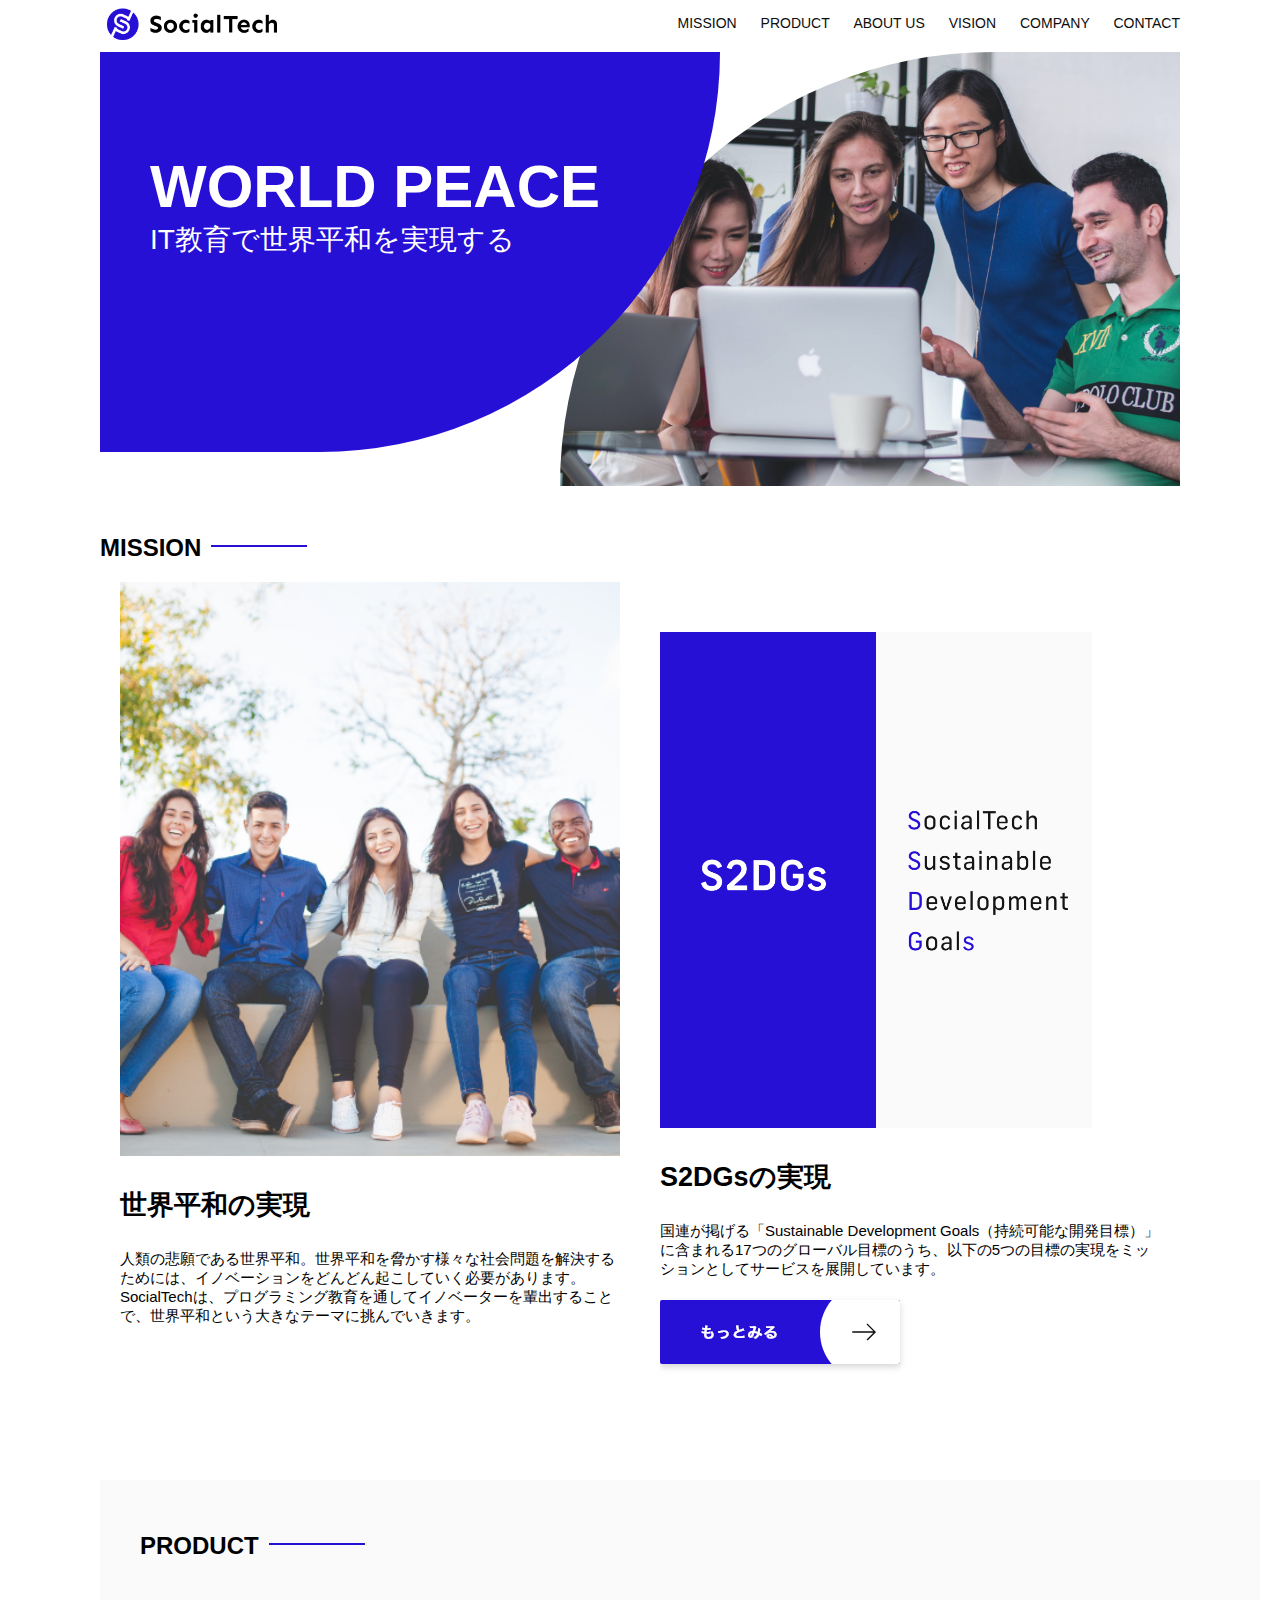
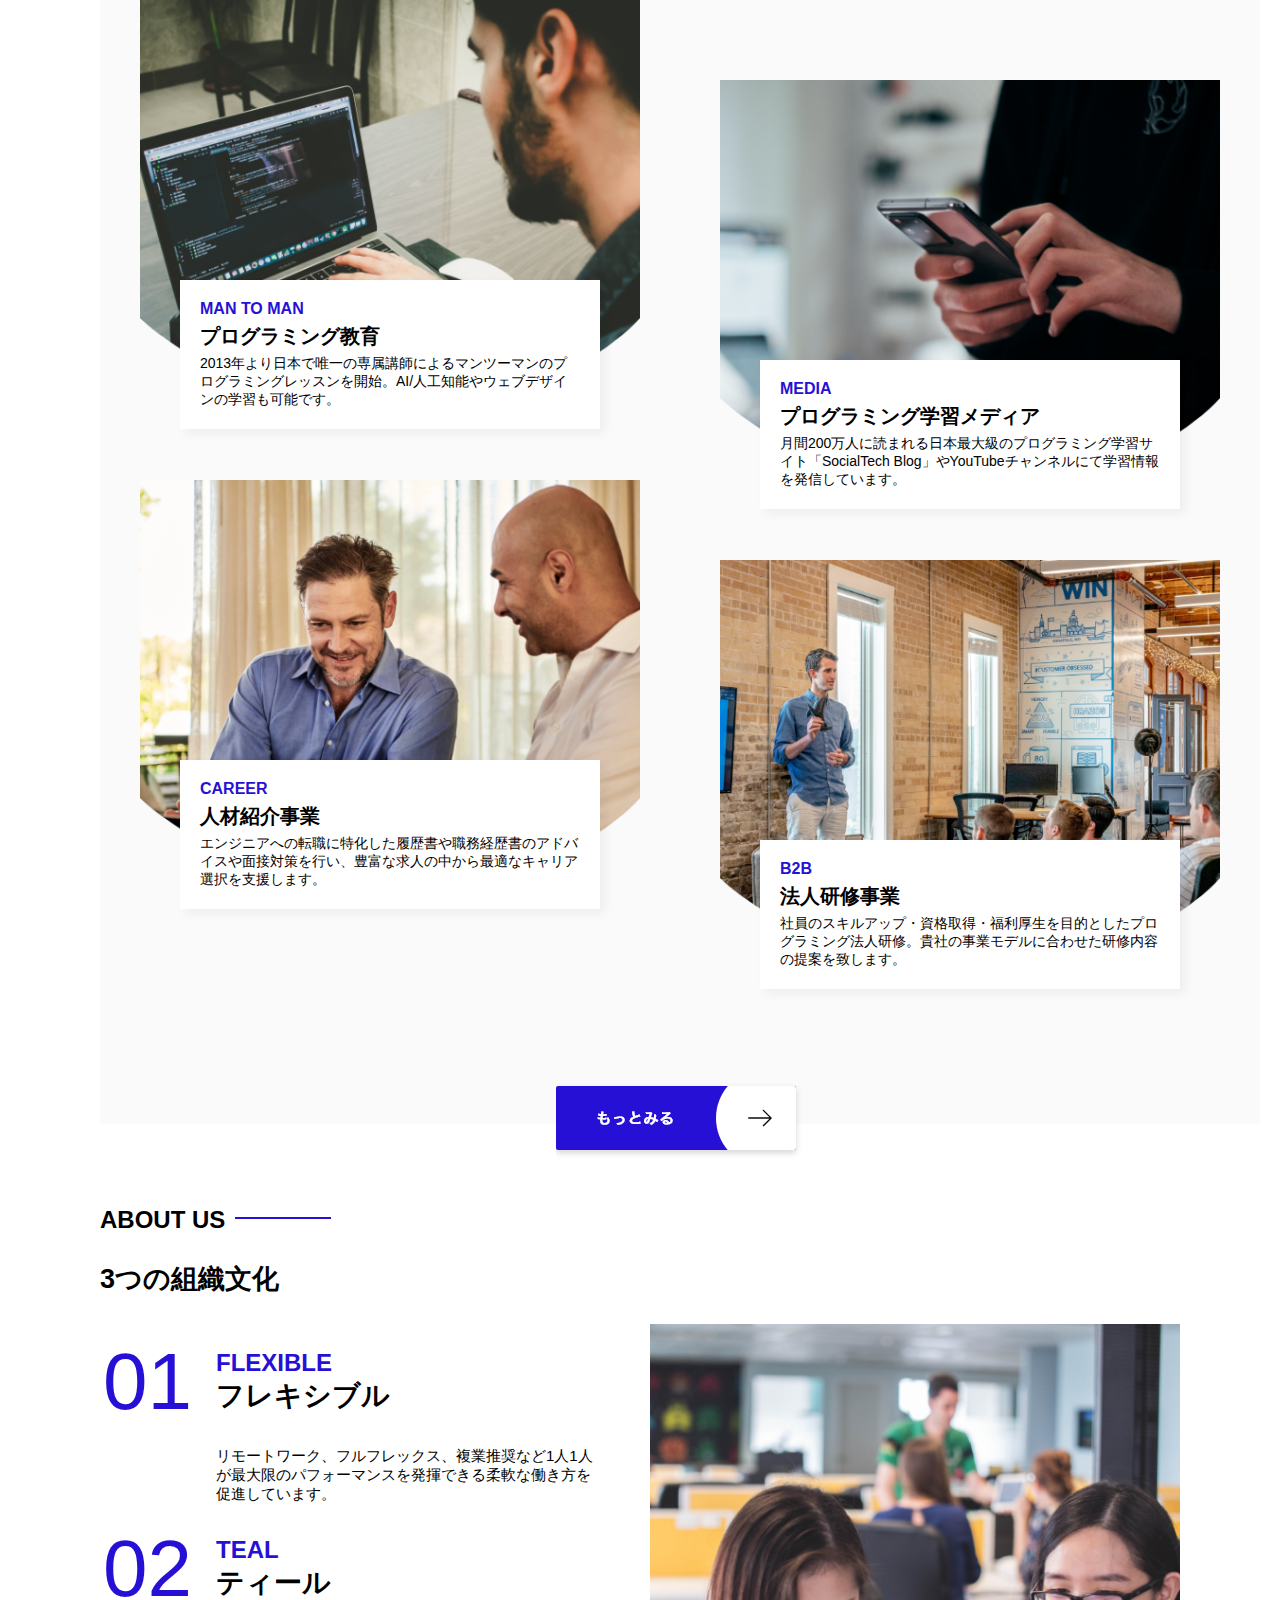
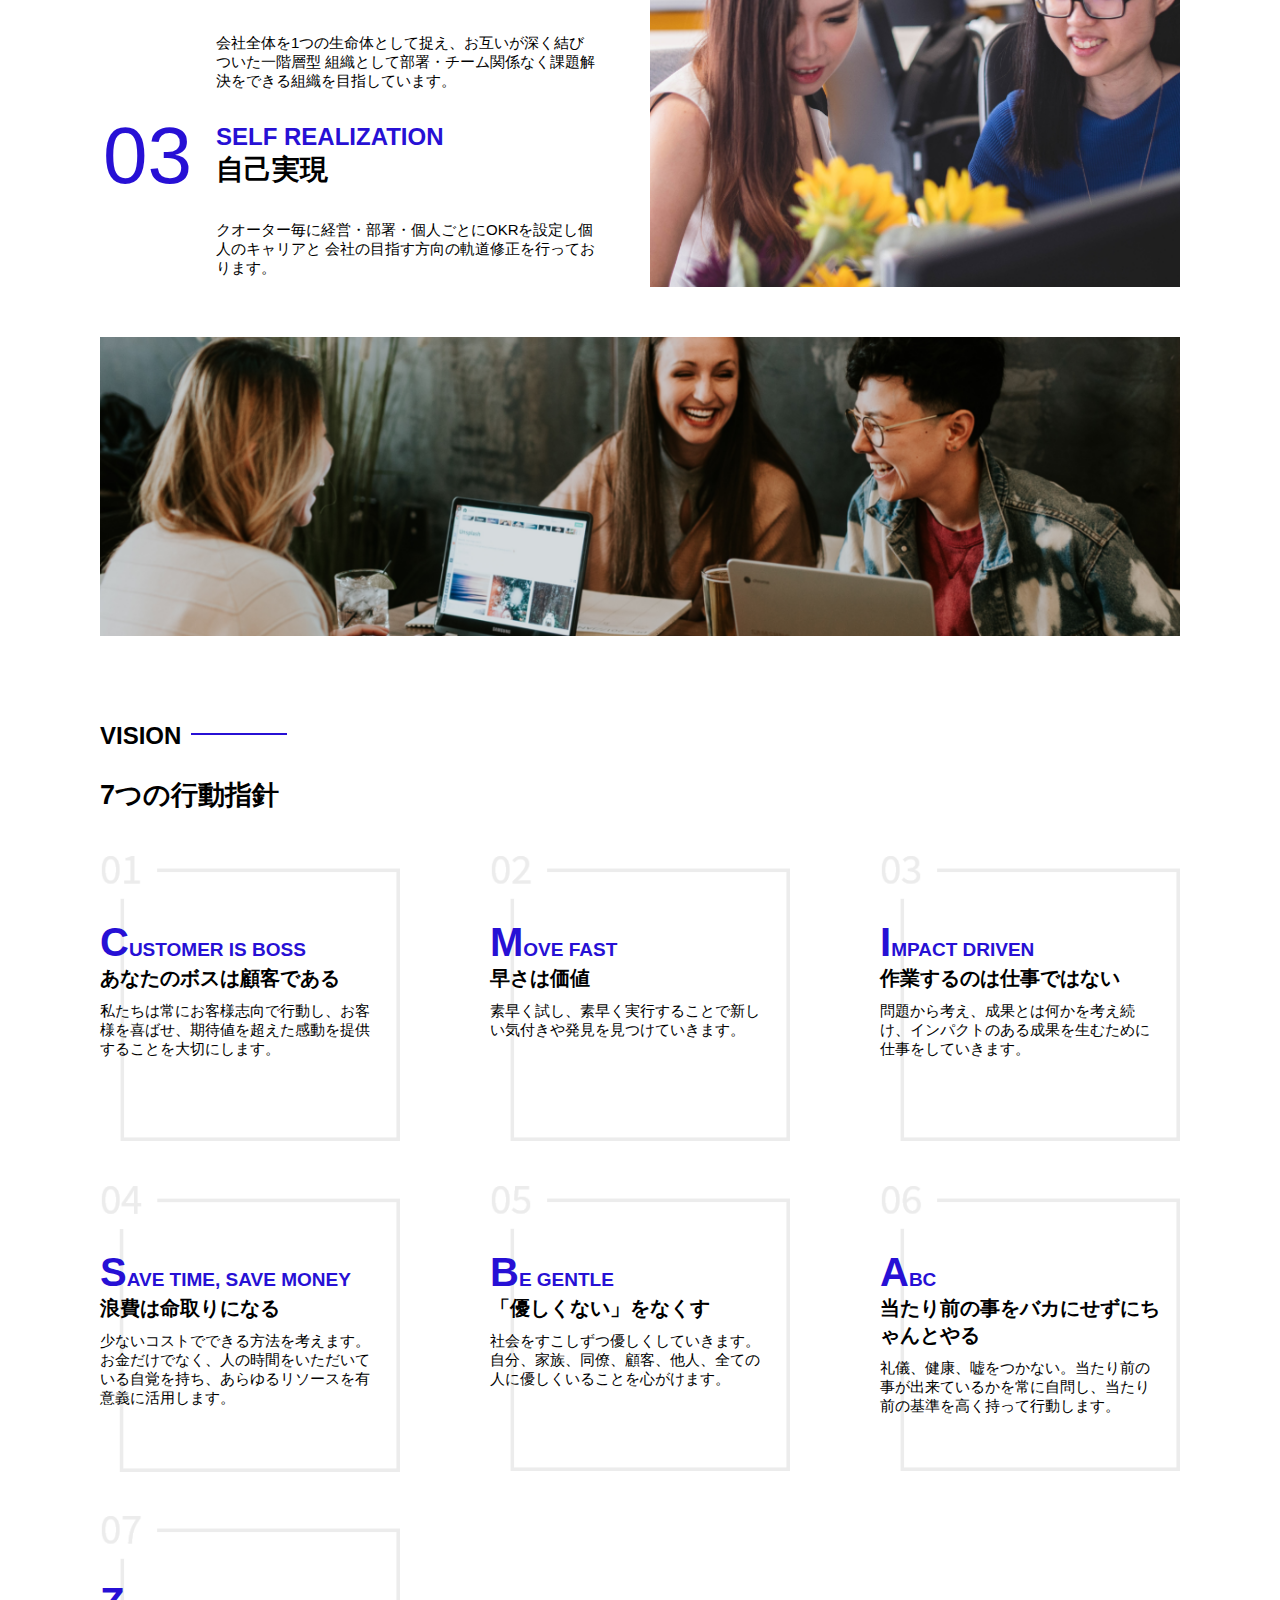
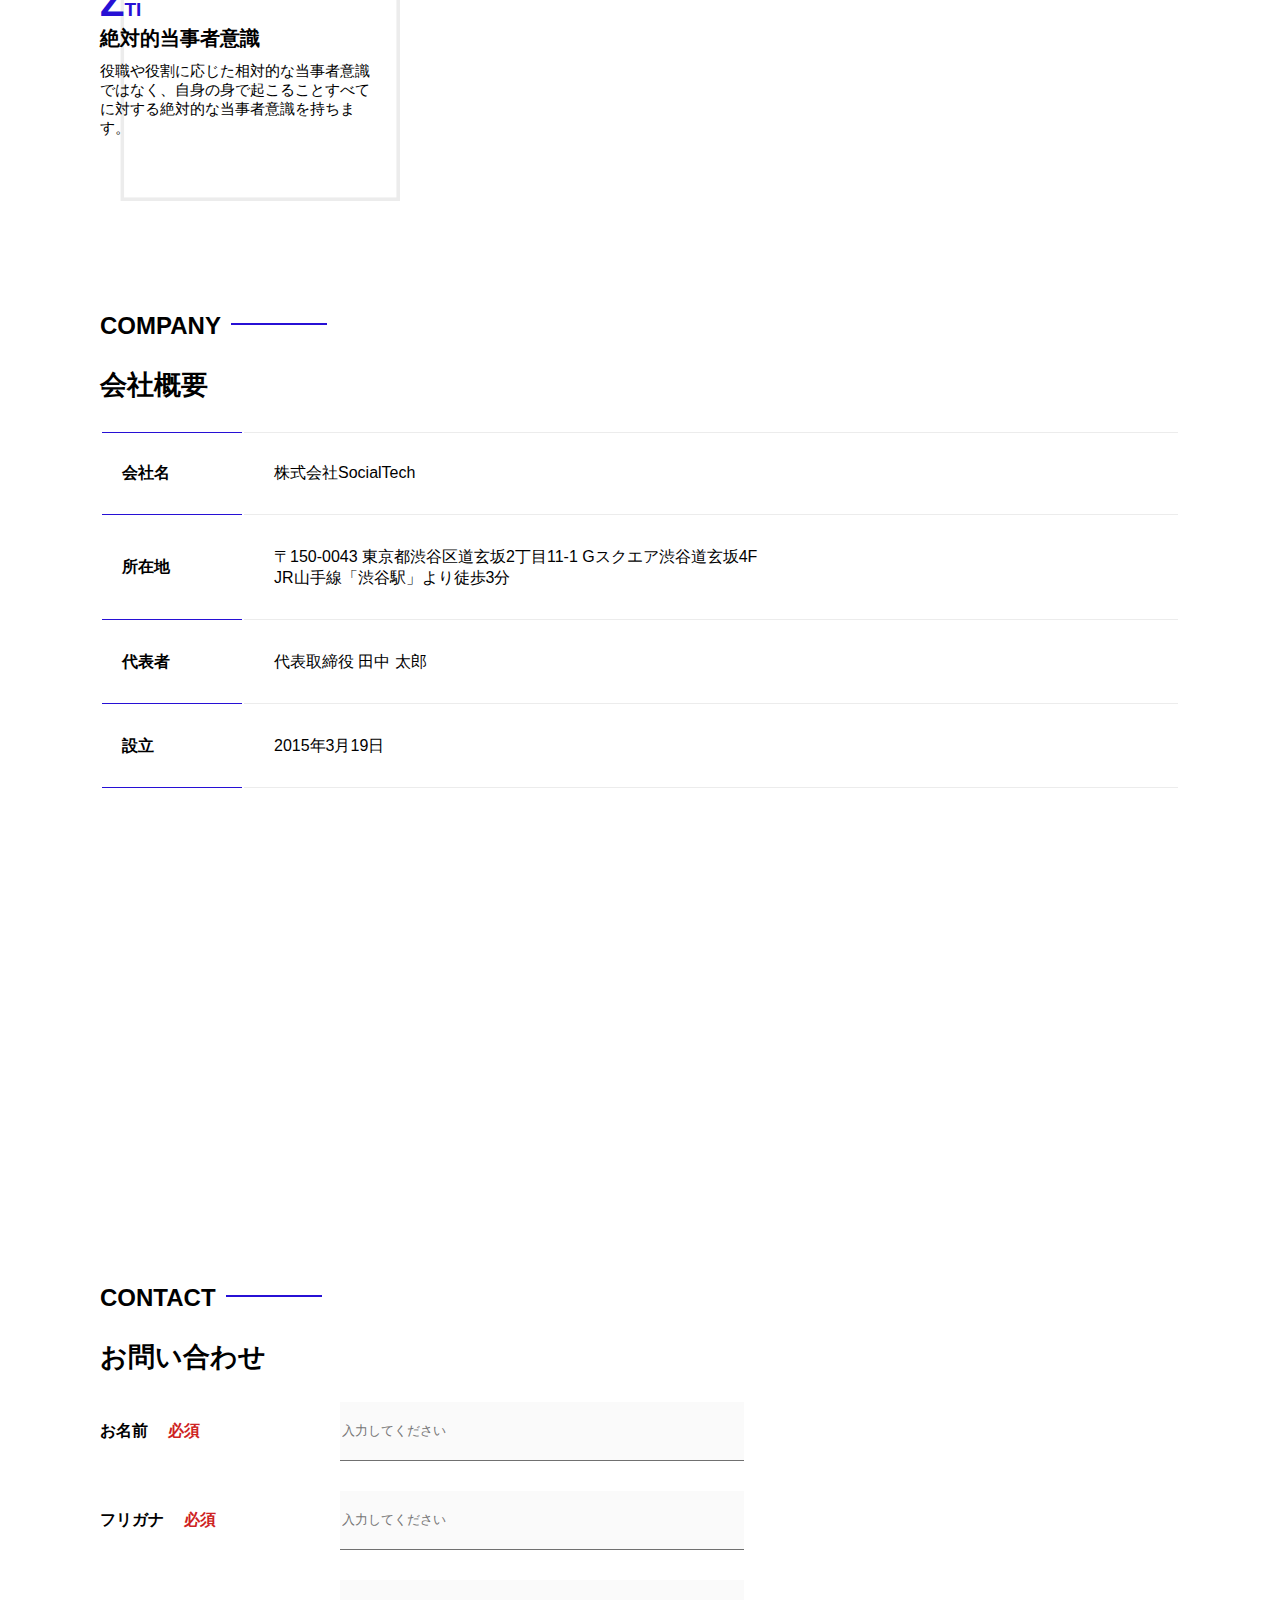
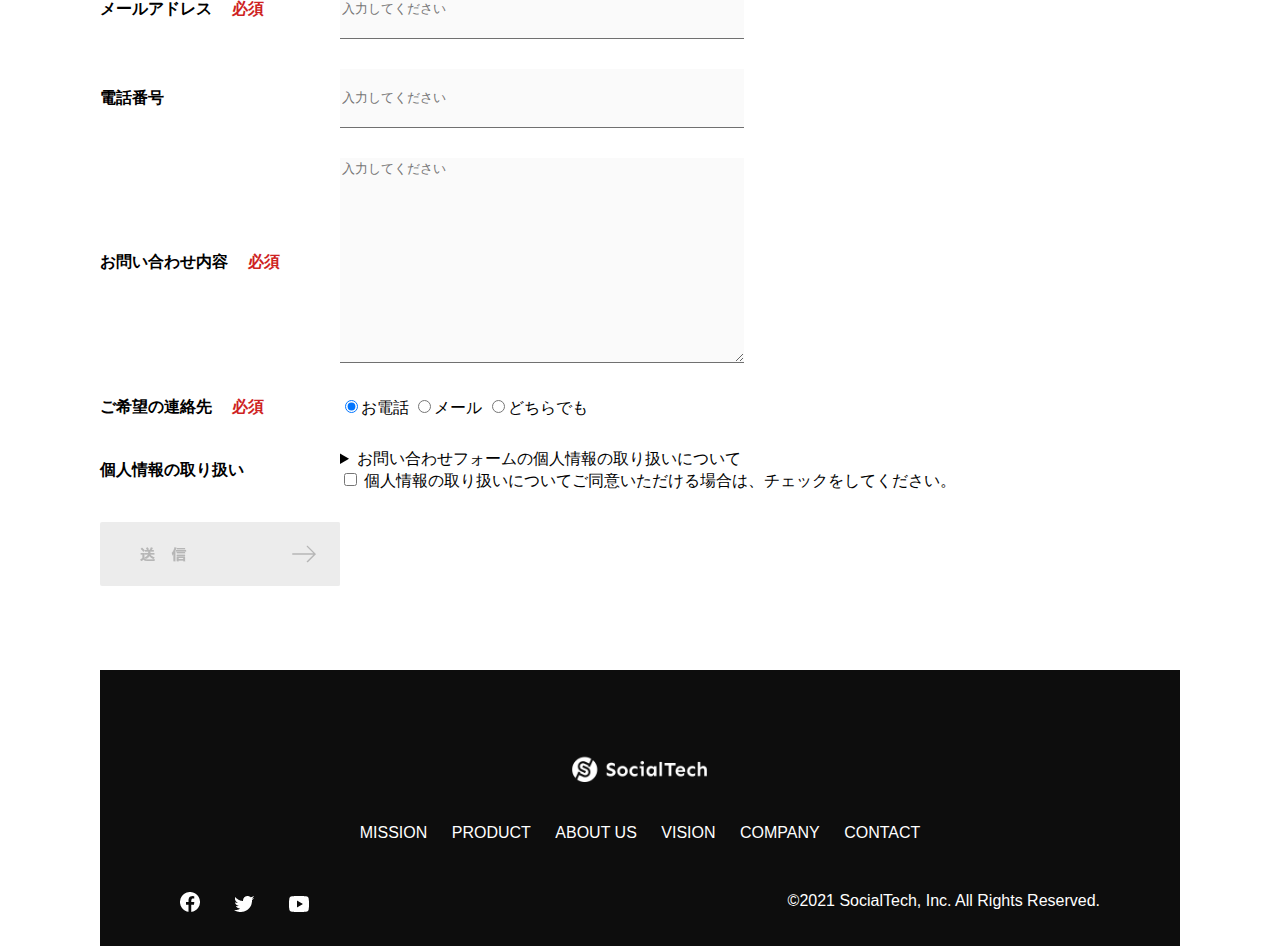
<file: index.html>
<!DOCTYPE html>
<html>
  <head>
    <title>SocialTech</title>
    <meta charset="UTF-8">
    <meta name="description" content="SocialTechはEdTech業界のリーディングカンパニーを目指します。">
     <meta name="viewport" content="width=device-width, initial-scale=1.0">
      <link rel="stylesheet" href="style.css">
    </head>
  <body>
    <!-- ヘッダー -->
   <header>
      <!-- ロゴ -->
      <a href="index.html" id="logo"><img src="images/logo.png" alt="トップページに戻る"></a>

      <!-- PC用ナビゲーション -->
     <nav id="nav-pc">
      <a href="mission.html">MISSION</a>
      <a href="product.html">PRODUCT</a>
      <a href="index.html#aboutus">ABOUT US</a>
      <a href="index.html#vision">VISION</a>
      <a href="index.html#company">COMPANY</a>
      <a href="index.html#contact">CONTACT</a>
    </nav>

     <!-- スマホ用メニューボタン -->
     <img id="menu-sp" src="images/button-menu.png" alt="ナビゲーションを開く" onclick="document.getElementById('nav-sp').style.display = 'block'">
    
    <!-- スマホ用ナビゲーション -->
    <nav id="nav-sp">
      <img id="close" src="images/button-close.png" alt="ナビゲーションを閉じる" onclick="document.getElementById('nav-sp').style.display = 'none'">
      <a id="logo-sp" href="index.html" onclick="document.getElementById('nav-sp').style.display = 'none'"><img
          src="images/logo-sp.png" alt="トップページに戻る"></a>
      <a class="menu" href="mission.html" onclick="document.getElementById('nav-sp').style.display = 'none'">MISSION</a>
      <a class="menu" href="product.html" onclick="document.getElementById('nav-sp').style.display = 'none'">PRODUCT</a>
      <a class="menu" href="index.html#aboutus" onclick="document.getElementById('nav-sp').style.display = 'none'">ABOUT
        US</a>
      <a class="menu" href="index.html#vision"
        onclick="document.getElementById('nav-sp').style.display = 'none'">VISION</a>
      <a class="menu" href="index.html#company"
        onclick="document.getElementById('nav-sp').style.display = 'none'">COMPANY</a>
      <a class="menu" href="index.html#contact"
        onclick="document.getElementById('nav-sp').style.display = 'none'">CONTACT</a>
      <div id="sns">
        <a href="https://www.facebook.com/sejuku2013"><img src="images/button-facebook.png" alt="Facebookのリンク"></a>
        <a href="https://twitter.com/samuraijuku"><img src="images/button-twitter.png" alt="Twitterのリンク"></a>
        <a href="https://www.youtube.com/channel/UCCFOQO5aDK0xXam4cUQXT8g"><img src="images/button-youtube.png" alt="YouTubeのリンク"></a>
      </div>
    </nav>
   
    </header>
    <main>
      <article>

        <!-- メインビジュアル -->
       <section id="main-visual">
        <div id="main-message">
          <h1>WORLD PEACE</h1>
          <p>IT教育で世界平和を実現する</p>
      </div>
      <img src="images/index/index-main.png" alt="PCの周りに集まる多国籍の仲間たち">
      </section>

       <!--ミッション-->
       <section id="mission">
         <h2 class="index-h2">MISSION</h2>
        <div id="mission-flex">
          <div>
            <img id="mission-photo" src="images/index/index-mission.png" alt="屋外のベンチで写真を撮影する多国籍の仲間たち">
             <h3>世界平和の実現</h3>
             <p>
               人類の悲願である世界平和。世界平和を脅かす様々な社会問題を解決するためには、イノベーションをどんどん起こしていく必要があります。SocialTechは、プログラミング教育を通してイノベーターを輩出することで、世界平和という大きなテーマに挑んでいきます。
             </p>
          </div>
          <div>
            <img id="s2dgs" src="images/index/s2dgs.png" alt="S2DGs">
             <h3>S2DGsの実現</h3>
             <p>国連が掲げる「Sustainable Development Goals（持続可能な開発目標）」に含まれる17つのグローバル目標のうち、以下の5つの目標の実現をミッションとしてサービスを展開しています。</p>
             <a href="mission.html">
             <img src="images/button-more.png" alt="もっとみる">
             </a>
          </div>
        </div>
      </section>

       <!-- プロダクト -->
       <section id="product">
        <h2 class="index-h2">PRODUCT</h2>
        <div>
          <div id="product-left">
            <div>
              <img class="product-photo" src="images/index/index-mantoman.png" alt="PCでコードを書く男性">
              <div class="product-explain">
                <span>MAN TO MAN</span>
                <h3>プログラミング教育</h3>
                <p>2013年より日本で唯一の専属講師によるマンツーマンのプログラミングレッスンを開始。AI/人工知能やウェブデザインの学習も可能です。</p>
              </div>
            </div>
            <div>
              <img class="product-photo" src="images/index/index-career.png" alt="笑顔で話し合う2人の男性">
              <div class="product-explain">
                <span>CAREER</span>
                <h3>人材紹介事業</h3>
                <p>エンジニアへの転職に特化した履歴書や職務経歴書のアドバイスや面接対策を行い、豊富な求人の中から最適なキャリア選択を支援します。</p>
              </div>
            </div>
        </div>
        
          <div id="product-right">
            <div>
              <img class="product-photo" src="images/index/index-media.png" alt="スマートフォンを操作する人">
              <div class="product-explain">
                <span>MEDIA</span>
                <h3>プログラミング学習メディア</h3>
                <p>月間200万人に読まれる日本最大級のプログラミング学習サイト「SocialTech Blog」やYouTubeチャンネルにて学習情報を発信しています。</p>
              </div>
            </div>
            <div>
              <img class="product-photo" src="images/index/index-b2b.png" alt="講演中の男性とそれを聴く人々">
              <div class="product-explain">
                <span>B2B</span>
                <h3>法人研修事業</h3>
                <p>社員のスキルアップ・資格取得・福利厚生を目的としたプログラミング法人研修。貴社の事業モデルに合わせた研修内容の提案を致します。</p>
              </div>
            </div>
          </div>
        </div>
        <div>
          <a id="product-more" href="product.html">
            <img src="images/button-more.png" alt="もっとみる">
          </a>
        </div>
      </section>

      <!---ABOUT US-->
      <section id="aboutus">
        <h2 class="index-h2">ABOUT US</h2>
        <h3>3つの組織文化</h3>
        <div>
          <table class="culture-table">
            <tr>
              <td>
                <span class="culture-num">01</span>
              </td>
              <td>
                <span class="culture-en">FLEXIBLE</span>
                <span class="culture-jp">フレキシブル</span>
              </td>
            </tr>
            <tr>
              <td>
                <!--空のセル-->
              </td>
              <td>
                <p class="culture-description">
                  リモートワーク、フルフレックス、複業推奨など1人1人が最大限のパフォーマンスを発揮できる柔軟な働き方を促進しています。
                </p>
              </td>
            </tr>
            <tr>
              <td>
                <span class="culture-num">02</span>
              </td>
              <td>
                <span class="culture-en">TEAL</span>
                <span class="culture-jp">ティール</span>
              </td>
            </tr>
            <tr>
              <td>
                <!--空のセル-->
              </td>
              <td>
                <p class="culture-description">
                  会社全体を1つの生命体として捉え、お互いが深く結びついた一階層型
                  組織として部署・チーム関係なく課題解決をできる組織を目指しています。
                </p>
              </td>
            </tr>
            <tr>
              <td>
                <span class="culture-num">03</span>
              </td>
              <td>
                <span class="culture-en">SELF REALIZATION</span>
                <span class="culture-jp">自己実現</span>
              </td>
            </tr>
            <tr>
              <td>
                <!--空のセル-->
              </td>
              <td>
                <p class="culture-description">
                  クオーター毎に経営・部署・個人ごとにOKRを設定し個人のキャリアと
                  会社の目指す方向の軌道修正を行っております。
                </p>
              </td>
            </tr>
          </table>
          <img class="culture-img" src="images/index/index-aboutus1.png" alt="笑顔で話し合う2人の女性">
        </div>
        <img class="culture-img2" src="images/index/index-aboutus2.png" alt="笑顔で話し合う3人の男女">
      </section>

      <!-- VISION -->
      <section id="vision">
        <h2 class="index-h2">VISION</h2>
        <h3>7つの行動指針</h3>
        <div>
          <div class="vision-box">
            <img src="images/index/vision-01.png" alt="01">
            <span>
              <h4>CUSTOMER IS BOSS</h4>
              <h5>あなたのボスは顧客である</h5>
              <p>私たちは常にお客様志向で行動し、お客様を喜ばせ、期待値を超えた感動を提供することを大切にします。</p>
            </span>
          </div>
          <div class="vision-box">
            <img src="images/index/vision-02.png" alt="02">
            <span>
              <h4>MOVE FAST</h4>
              <h5>早さは価値</h5>
              <p>素早く試し、素早く実行することで新しい気付きや発見を見つけていきます。</p>
            </span>
          </div>
          <div class="vision-box">
            <img src="images/index/vision-03.png" alt="03">
            <span>
              <h4>IMPACT DRIVEN</h4>
              <h5>作業するのは仕事ではない</h5>
              <p>問題から考え、成果とは何かを考え続け、インパクトのある成果を生むために仕事をしていきます。</p>
            </span>
          </div>
          <div class="vision-box">
            <img src="images/index//vision-04.png" alt="04">
            <span>
              <h4>SAVE TIME, SAVE MONEY</h4>
              <h5>浪費は命取りになる</h5>
              <p>少ないコストでできる方法を考えます。お金だけでなく、人の時間をいただいている自覚を持ち、あらゆるリソースを有意義に活用します。</p>
            </span>
          </div>
          <div class="vision-box">
            <img src="images/index/vision-05.png" alt="05">
            <span>
              <h4>BE GENTLE</h4>
              <h5>「優しくない」をなくす</h5>
              <p>社会をすこしずつ優しくしていきます。自分、家族、同僚、顧客、他人、全ての人に優しくいることを心がけます。</p>
            </span>
          </div>
          <div class="vision-box">
            <img src="images/index/vision-06.png" alt="06">
            <span>
              <h4>ABC</h4>
              <h5>当たり前の事をバカにせずにちゃんとやる</h5>
              <p>礼儀、健康、嘘をつかない。当たり前の事が出来ているかを常に自問し、当たり前の基準を高く持って行動します。</p>
            </span>
          </div>
          <div class="vision-box">
            <img src="images/index/vision-07.png" alt="07">
            <span>
              <h4>ZTI</h4>
              <h5>絶対的当事者意識</h5>
              <p>役職や役割に応じた相対的な当事者意識ではなく、自身の身で起こることすべてに対する絶対的な当事者意識を持ちます。</p>
            </span>
          </div>
        </div>
      </section>

      <!-- COMPANY -->
      <section id="company">
        <h2 class="index-h2">COMPANY</h2>
        <h3>会社概要</h3>
        <table id="company-table">
          <tr>
            <th class="tableheader-first">会社名</th>
            <td class="cell-first">株式会社SocialTech</td>
          </tr>
          <tr>
            <th class="tableheader">所在地</th>
            <td class="cell">〒150-0043 東京都渋谷区道玄坂2丁目11-1 Gスクエア渋谷道玄坂4F<br>JR山手線「渋谷駅」より徒歩3分</td>
          </tr>
          <tr>
            <th class="tableheader">代表者</th>
            <td class="cell">代表取締役 田中 太郎</td>
          </tr>
          <tr>
            <th class="tableheader">設立</th>
            <td class="cell">2015年3月19日</td>
          </tr>
        </table>
        <iframe
           src="https://www.google.com/maps/embed?pb=!1m18!1m12!1m3!1d3241.7759544892483!2d139.69399665123464!3d35.65789123876098!2m3!1f0!2f0!3f0!3m2!1i1024!2i768!4f13.1!3m3!1m2!1s0x60188caa0042e8d1%3A0xba130bea826a7aa2!2z44CSMTUwLTAwNDMg5p2x5Lqs6YO95riL6LC35Yy66YGT546E5Z2C77yS5LiB55uu77yR77yR4oiS77yR!5e0!3m2!1sja!2sjp!4v1636872991912!5m2!1sja!2sjp"
           style="border:0;" allowfullscreen="" loading="lazy">
         </iframe>
      </section>

      <!-- お問い合わせフォーム -->
      <section id="contact">
        <h2 class="index-h2">CONTACT</h2>
        <h3>お問い合わせ</h3>
        <!-- STATIC FORMSのフォームタグ -->
          <form action="https://api.staticforms.xyz/submit" method="post">
            <input type="text" name="honeypot" style="display:none">
            <!-- STATIC FORMSのアクセスキー -->
            <input type="hidden" name="accessKey" value="ef302c22-2c17-48f3-ab0d-ca11d681d07c">
            <!--メールのタイトル-->
            <input type="hidden" name="subject" value="お問い合わせフォーム" />
            <!--送信先のメールアドレスをvalueに設定する-->
            <input type="hidden" name="replyTo" value="oshigotoyou@ccmail.uk">
            <!--redirectToのURLは公開後のURLへリンクする-->
            <input type="hidden" name="redirectTo" value="">
          <div>
            <div class="contact-heading">
              <label class="contact-label">お名前<span class="contact-span">必須</span></label>
            </div>
            <div class="contact-form">
              <input type="text" name="name" placeholder="入力してください" class="contact-textbox">
            </div>
          </div>
          <div>
            <div class="contact-heading">
              <label class="contact-label">フリガナ<span class="contact-span">必須</span></label>
            </div>
            <div>
              <input type="text" name="hurigana" placeholder="入力してください" class="contact-textbox">
            </div>
          </div>
          <div>
            <div class="contact-heading">
              <label class="contact-label">メールアドレス<span class="contact-span">必須</span></label>
            </div>
            <div>
              <input type="text" name="email" placeholder="入力してください" class="contact-textbox">
            </div>
          </div>
          <div>
            <div class="contact-heading">
              <label class="contact-label">電話番号</label>
            </div>
            <div>
              <input type="text" name="tel" placeholder="入力してください" class="contact-textbox">
            </div>
          </div>
           <div>
            <div class="contact-heading">
              <label class="contact-label">お問い合わせ内容<span class="contact-span">必須</span></label>
            </div>
            <div>
              <textarea class="contact-textarea" placeholder="入力してください" name="message"></textarea>
            </div>
          </div>
          <div>
            <div class="contact-heading">
              <label class="contact-label">ご希望の連絡先<span class="contact-span">必須</span></label>
            </div>
            <div>
              <input class="radiobutton" type="radio" value="tel" name="contact" checked><label>お電話</label>
              <input class="radiobutton" type="radio" value="mail" name="contact"><label>メール</label>
              <input class="radiobutton" type="radio" value="both" name="contact"><label>どちらでも</label>
            </div>
          </div>
          <div>
            <div class="contact-heading">
              <label class="contact-label">個人情報の取り扱い</label>
            </div>
            <div>
              <details>
                <summary>お問い合わせフォームの個人情報の取り扱いについて</summary>
                <div>
                  <span>１．組織の名称又は氏名</span><br>
                  株式会社SocialTech<br><br>
                  <span>２．個人情報保護管理者（若しくはその代理人）の氏名又は職名、所属及び連絡先
                    鈴木 一郎 コーポレート部</span><br>
                  メールアドレス：support@socialtech.net<br>
                  TEL：03-xxxx-xxxx<br>
                  <span>３．個人情報の利用目的</span><br>
                  ・本サービス及び本サービスに関連する情報の提供又はそれらに関する連絡のため<br>
                  ・ユーザーの本人確認のため<br>
                  ・当社サービスのご案内のため<br>
                  ・当社の商品等の広告または宣伝（電子メールによるものを含むものとします。）<br><br>
                  <span>４．個人情報の取り扱い業務の委託</span><br>
                  個人情報の取扱業務の全部または一部を外部に業務委託する場合があります。<br>
                  その際、弊社は、個人情報を適切に保護できる管理体制を敷き実行していることを条件として<br>
                  委託先を厳選したうえで、機密保持契約を委託先と締結し、お客様の個人情報を厳密に管理させます。<br><br>
                  <span>５．個人情報の開示等の請求</span><br>
                  お客様は、弊社に対してご自身の個人情報の開示等（利用目的の通知、開示、内容の訂正・追加・削除、利用の停止または消去、第三者への提供の停止）に関して、当社問合わせ窓口に申し出ることができます。<br>
                  その際、弊社はお客様ご本人を確認させていただいたうえで、合理的な期間内に対応いたします。<br><br>
                  なお、個人情報に関する弊社問合わせ先は、次の通りです。<br><br>
                  株式会社SocialTech　個人情報問合せ窓口<br>
                  〒150-0043　東京都渋谷区道玄坂2丁目11-1 Ｇスクエア渋谷道玄坂 4F<br>
                  メールアドレス：support@socialtech.net　TEL：03-xxxx-xxxx<br><br>
                  <span>６．個人情報を提供されることの任意性について</span><br><br>
                  お客様がご自身の個人情報を弊社に提供されるか否かは、お客様のご判断によりますが、もしご提供されない場合には、適切なサービスが提供できない場合がありますので予めご了承ください。
                </div>
              </details>
              <input type="checkbox" name="agree">
              <span>個人情報の取り扱いについてご同意いただける場合は、チェックをしてください。</span>
            </div>
          </div>
          <input type="image" src="images/button-submit.png" alt="送信する">
        </form>
      </section>

    </article>

    <footer>
      <div id="footer-logo">
        <img src="images/logo-sp.png" alt="SocialTech">
      </div>
      <div id="footer-link">
        <a href="mission.html">MISSION</a>
        <a href="product.html">PRODUCT</a>
        <a href="index.html#aboutus">ABOUT US</a>
        <a href="index.html#vision">VISION</a>
        <a href="index.html#company">COMPANY</a>
        <a href="index.html#contact">CONTACT</a>
      </div>
      <div id="sns-footer">
        <a href="https://www.facebook.com/sejuku2013"><img src="images/button-facebook.png" alt="Facebookのリンク"></a>
        <a href="https://twitter.com/samuraijuku"><img src="images/button-twitter.png" alt="Twitterのリンク"></a>
        <a href="https://www.youtube.com/channel/UCCFOQO5aDK0xXam4cUQXT8g"><img src="images/button-youtube.png" alt="YouTubeのリンク"></a>
        <span id="copyright">&copy;2021 SocialTech, Inc. All Rights Reserved. </span>
      </div>
    </footer>

  </main>
</body>
  
</html>
</file>
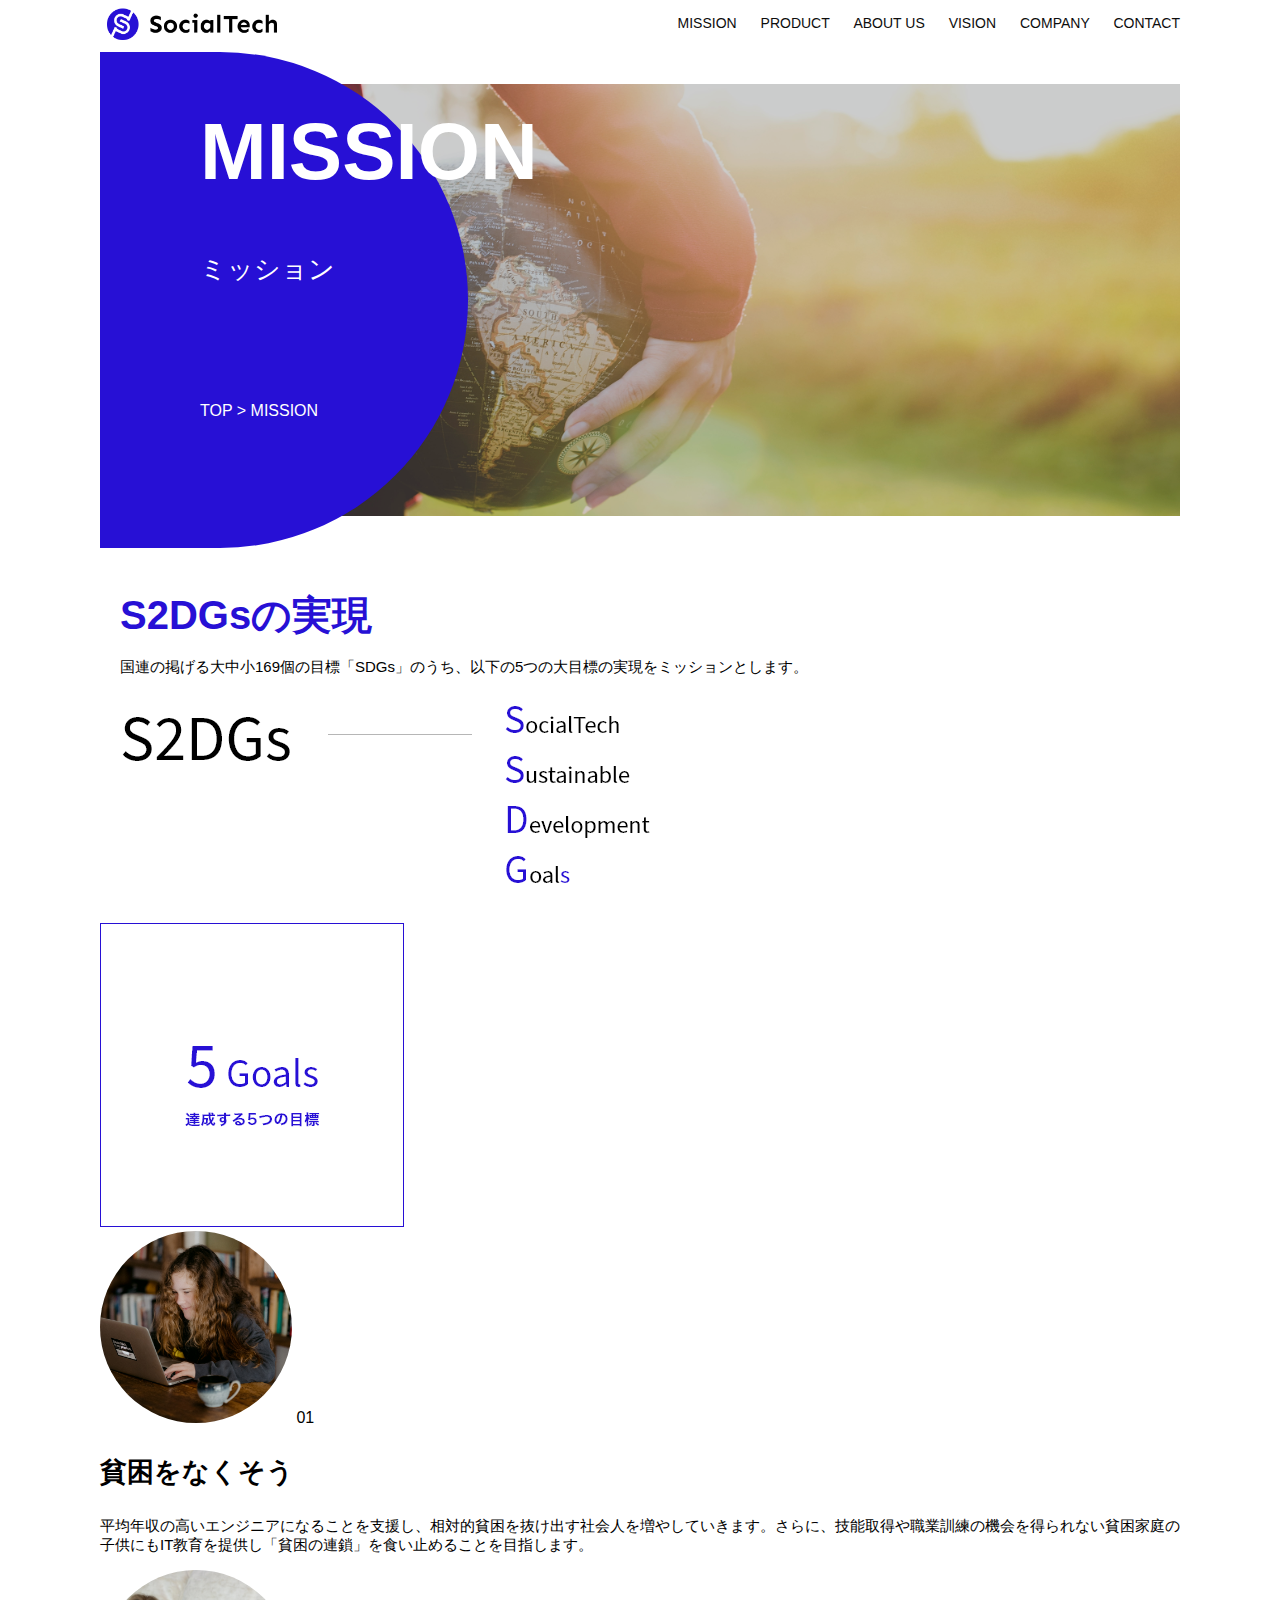
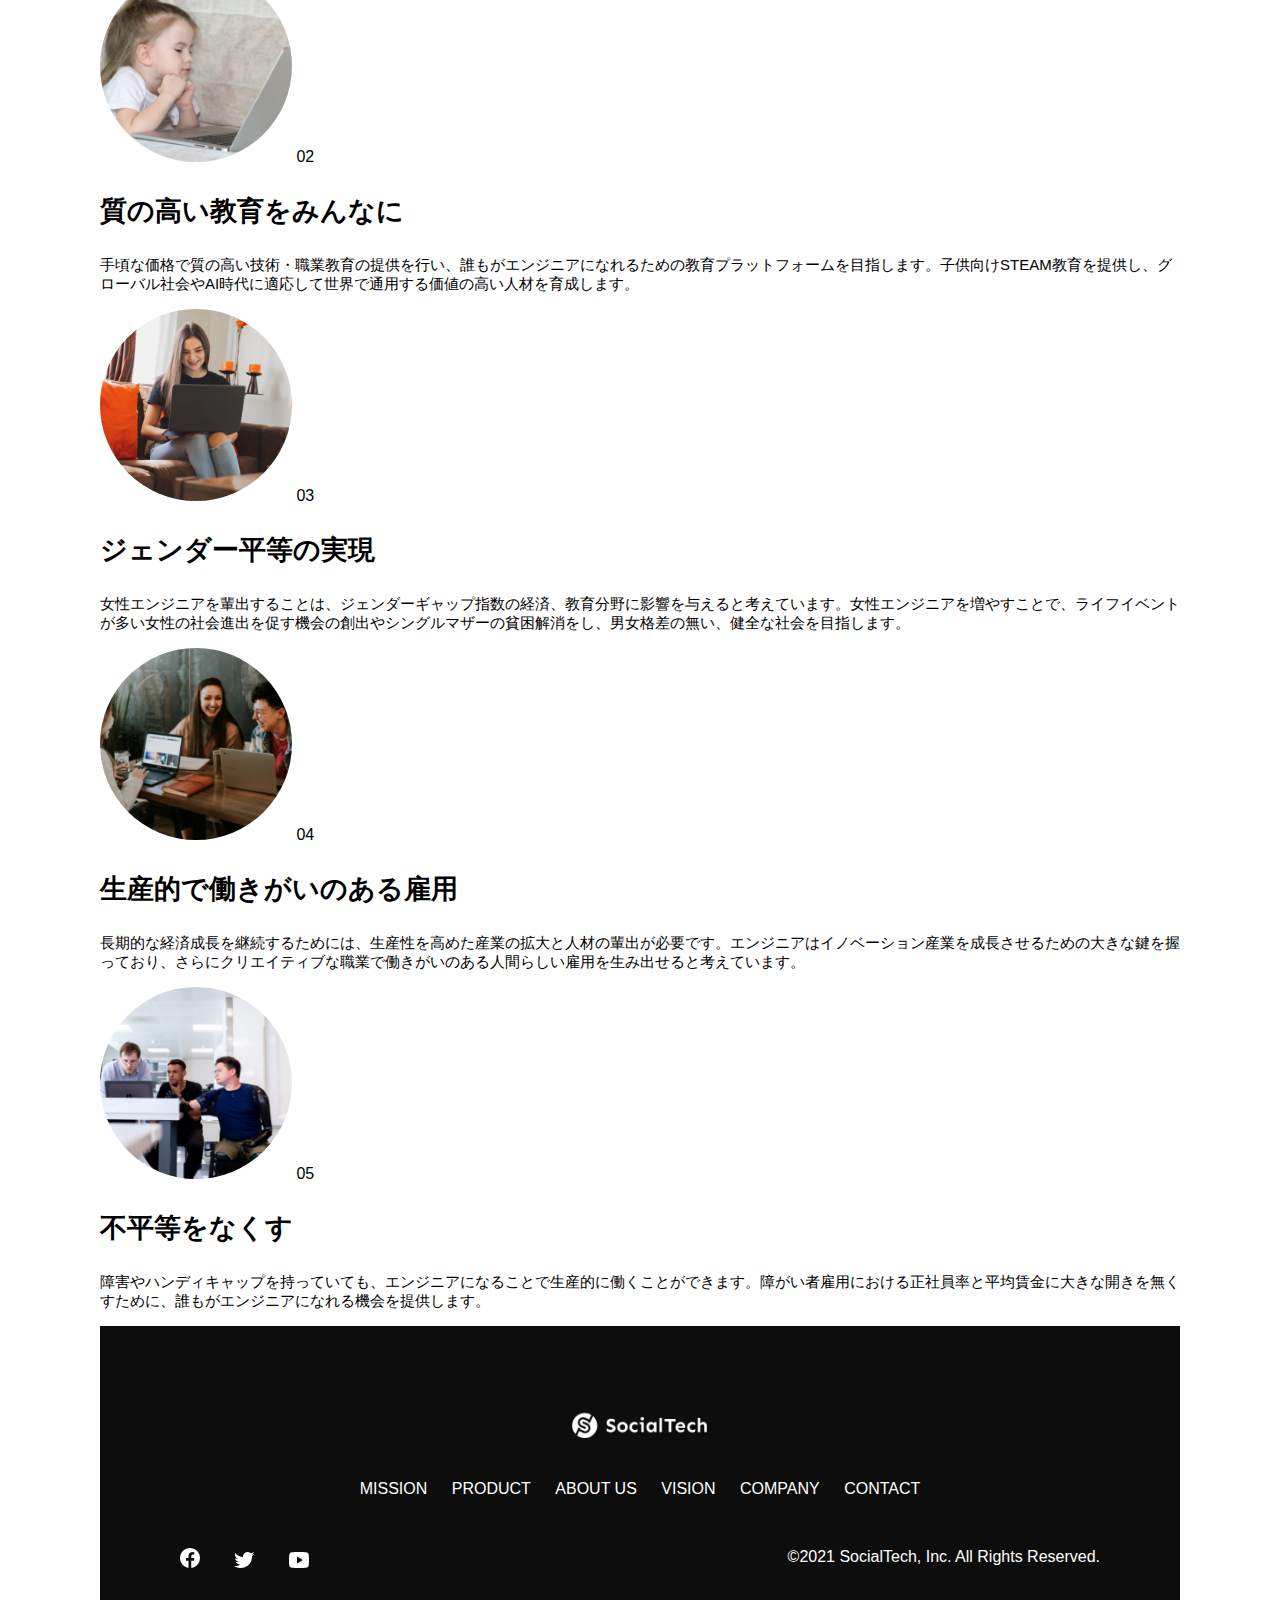
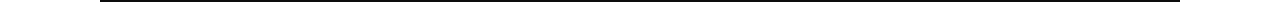
<file: mission.html>
<!DOCTYPE html>
  <html>
  <head>
    <title>SocialTech - MISSION ミッション -</title>
    <meta charset="UTF-8">
    <meta name="description" content="SocialTechが目指す5つの目標(S2DGs)を紹介します">
    <meta name="viewport" content="width=device-width, initial-scale=1.0">
    <link rel="stylesheet" href="style.css">
  </head>
 
  <body>
    <!-- ヘッダー -->
    <header>
      <!-- ロゴ -->
      <a href="index.html" id="logo"><img src="images/logo.png" alt="トップページに戻る"></a>
  
      <!-- PC用ナビゲーション -->
      <nav id="nav-pc">
        <a href="mission.html">MISSION</a>
        <a href="product.html">PRODUCT</a>
        <a href="index.html#aboutus">ABOUT US</a>
        <a href="index.html#vision">VISION</a>
        <a href="index.html#company">COMPANY</a>
        <a href="index.html#contact">CONTACT</a>
      </nav>
  
      <!-- スマホ用メニューボタン -->
      <img id="menu-sp" src="images/button-menu.png" alt="ナビゲーションを開く" onclick="document.getElementById('nav-sp').style.display = 'block'">
  
      <!-- スマホ用ナビゲーション -->
      <nav id="nav-sp">
        <img id="close" src="images/button-close.png" alt="ナビゲーションを閉じる" onclick="document.getElementById('nav-sp').style.display = 'none'">
        <a id="logo-sp" href="index.html" onclick="document.getElementById('nav-sp').style.display = 'none'"><img
            src="images/logo-sp.png" alt="トップページに戻る"></a>
        <a class="menu" href="mission.html" onclick="document.getElementById('nav-sp').style.display = 'none'">MISSION</a>
        <a class="menu" href="product.html" onclick="document.getElementById('nav-sp').style.display = 'none'">PRODUCT</a>
        <a class="menu" href="index.html#aboutus" onclick="document.getElementById('nav-sp').style.display = 'none'">ABOUT
          US</a>
        <a class="menu" href="index.html#vision"
          onclick="document.getElementById('nav-sp').style.display = 'none'">VISION</a>
        <a class="menu" href="index.html#company"
          onclick="document.getElementById('nav-sp').style.display = 'none'">COMPANY</a>
        <a class="menu" href="index.html#contact"
          onclick="document.getElementById('nav-sp').style.display = 'none'">CONTACT</a>
        <div id="sns">
          <a href="https://www.facebook.com/sejuku2013"><img src="images/button-facebook.png" alt="Facebookのリンク"></a>
          <a href="https://twitter.com/samuraijuku"><img src="images/button-twitter.png" alt="Twitterのリンク"></a>
          <a href="https://www.youtube.com/channel/UCCFOQO5aDK0xXam4cUQXT8g"><img src="images/button-youtube.png" alt="YouTubeのリンク"></a>
        </div>
      </nav>
    </header>
    <main>
      <article>
        <section id="mission-main">
          <div id="mission-title">
            <h1>MISSION</h1>
            <span>ミッション</span>
            <div>TOP > MISSION</div>
          </div>
        </section>
        <section id="mission-s2dgs">
          <h2 class="mission-h2">S2DGsの実現</h2>
          <p>国連の掲げる大中小169個の目標「SDGs」のうち、以下の5つの大目標の実現をミッションとします。</p>
          <img src="images/mission/mission-s2dgs.png" alt="S2DGs">
        </section>
        <section id="mission-5goals">
          <div>
            <img id="s2dgs-image" src="images/mission/mission-5goals.png" alt="5Goals">
          </div>
           <div>
            <div>
              <img class="fivegoals-image-left" src="images/mission/mission-5goals01.png" alt="PCを操作する女の子">
              <span class="fivegoals-number">01</span>
              <h3 class="fivegoals-h3">貧困をなくそう</h3>
              <p class="fivegoals-p">
                平均年収の高いエンジニアになることを支援し、相対的貧困を抜け出す社会人を増やしていきます。さらに、技能取得や職業訓練の機会を得られない貧困家庭の子供にもIT教育を提供し「貧困の連鎖」を食い止めることを目指します。
              </p>
            </div>
    
            <div>
              <img class="fivegoals-image-right" src="images/mission/mission-5goals02.png" alt="PCを見つめる小さい女の子">
              <span class="fivegoals-number">02</span>
              <h3 class="fivegoals-h3">質の高い教育をみんなに</h3>
              <p class="fivegoals-p">
                手頃な価格で質の高い技術・職業教育の提供を行い、誰もがエンジニアになれるための教育プラットフォームを目指します。子供向けSTEAM教育を提供し、グローバル社会やAI時代に適応して世界で通用する価値の高い人材を育成します。
              </p>
            </div>
    
            <div>
              <img class="fivegoals-image-left" src="images/mission/mission-5goals03.png" alt="PCを操作する女性">
              <span class="fivegoals-number">03</span>
              <h3 class="fivegoals-h3">ジェンダー平等の実現</h3>
              <p class="fivegoals-p">
                女性エンジニアを輩出することは、ジェンダーギャップ指数の経済、教育分野に影響を与えると考えています。女性エンジニアを増やすことで、ライフイベントが多い女性の社会進出を促す機会の創出やシングルマザーの貧困解消をし、男女格差の無い、健全な社会を目指します。
              </p>
            </div>
    
            <div>
              <img class="fivegoals-image-right" src="images/mission/mission-5goals04.png" alt="笑顔で話し合う3人の男女">
              <span class="fivegoals-number">04</span>
              <h3 class="fivegoals-h3">生産的で働きがいのある雇用</h3>
              <p class="fivegoals-p">
                長期的な経済成長を継続するためには、生産性を高めた産業の拡大と人材の輩出が必要です。エンジニアはイノベーション産業を成長させるための大きな鍵を握っており、さらにクリエイティブな職業で働きがいのある人間らしい雇用を生み出せると考えています。
              </p>
            </div>
    
            <div>
              <img class="fivegoals-image-left" src="images/mission/mission-5goals05.png" alt="障害を持つ男性が生き生きと働く様子">
              <span class="fivegoals-number">05</span>
              <h3 class="fivegoals-h3">不平等をなくす</h3>
              <p class="fivegoals-p">
                障害やハンディキャップを持っていても、エンジニアになることで生産的に働くことができます。障がい者雇用における正社員率と平均賃金に大きな開きを無くすために、誰もがエンジニアになれる機会を提供します。
              </p>
            </div>
          </div>
        </section>
      </article>
      <footer>
        <div id="footer-logo">
          <img src="images/logo-sp.png" alt="SocialTech">
        </div>
        <div id="footer-link">
          <a href="mission.html">MISSION</a>
          <a href="product.html">PRODUCT</a>
          <a href="index.html#aboutus">ABOUT US</a>
          <a href="index.html#vision">VISION</a>
          <a href="index.html#company">COMPANY</a>
          <a href="index.html#contact">CONTACT</a>
        </div>
        <div id="sns-footer">
          <a href="https://www.facebook.com/sejuku2013"><img src="images/button-facebook.png" alt="Facebookのリンク"></a>
          <a href="https://twitter.com/samuraijuku"><img src="images/button-twitter.png" alt="Twitterのリンク"></a>
          <a href="https://www.youtube.com/channel/UCCFOQO5aDK0xXam4cUQXT8g"><img src="images/button-youtube.png" alt="YouTubeのリンク"></a>
          <span id="copyright">&copy;2021 SocialTech, Inc. All Rights Reserved. </span>
        </div>
      </footer>
    </main>
  </body>
 
  </html>
</file>
<file: style.css>
/* PC、スマホ共通スタイル */
body {
  font-family: "Source Sans Pro", "Hiragino Kaku Gothic ProN", Meiryo, Arial, sans-serif;
}

p {
  font-size: 15px;
}

/*================
 PC用のスタイル 
=================*/
@media screen and (min-width: 768px) {
 
  /* 横幅設定 */
  body {
    max-width: 1080px;
    min-width: 960px;
    margin: 0 auto 0 auto;
  }
  
  /* ヘッダー */
  header {
    display: flex;
    justify-content: space-between;
  }

  /* ナビゲーションのレイアウト */
  #nav-pc {
    text-align: right;
    font-size: 14px;
    padding-top: 15px;
  }
  
  /* ナビゲーションのリンクの装飾設定 */
  #nav-pc > a {
    text-decoration: none;
    margin-left: 20px;
  }
  #nav-pc > a:link {
    color: #0d0d0d;
  }
  #nav-pc > a:visited {
    color: #0d0d0d;
  }
  #nav-pc > a:hover {
    color: #0d0d0d;
    text-decoration: underline;
  }
  #nav-pc > a:active {
    color: #0d0d0d;
  }

   /* スマホ用ナビを非表示 */
   #nav-sp,
   #menu-sp {
     display: none;
   }

   /* メインビジュアル*/
     #main-visual {
      position: relative;
      height: 400px;
  }

  #main-message {
    position: absolute;
    top: 0;
    left: 0;
    background-color: #2710d5;
    color: #ffffff;
    border-radius: 0 0 476px 0;
    max-width: 620px;
    height: 100%;
    width: 100%;
    z-index: 11;
  }

  #main-message > h1 {
    font-size: 60px;
    font-weight: bold;
    margin: 100px 0 0 50px;
  }
  #main-message > p { 
    font-size: 28px;
    margin: 0 0 0 50px;
  }

  #main-visual > img {
    max-width: 620px;
    border-radius: 476px 0 0 0;
    position: absolute;
    top: 0;
    right: 0;
    z-index: 10;
  }

   /* 見出し */
   h2 {
    margin: 40px 0 0 0;
  }
  
  h2::after {
    content: url("images/line.png");
    margin-left: 10px;
  }
  
  h3 {
    font-size: 27px;
  }

  /* ミッション */
  #mission {
    margin: 80px auto 80px auto;
    width: 100%;
  }
  
  #mission-flex {
    width: 100%;
    display: flex;
  }

  #mission-flex > div {
    width: 50%;
    margin: 20px;
  }
  
  #mission-photo {
    width: 100%;
  }
  
  #s2dgs {
    margin-top: 50px;
  }

  /* プロダクト */
  #product {
    background-color: #fafafa;
    width: 100%;
    margin: 80px 0 80px 0;
    padding: 10px 40px 0px 40px;
  }
  
  /* 外枠 */
  #product > div {
    margin-top: 40px;
    display: flex;
  }
  
  /* 左のカラム */
  #product-left {
    width: 50%;
    margin-right: 20px;
  }
  
  /* 右のカラム */
  #product-right {
    width: 50%;
    margin-left: 20px;
    margin-top: 80px;
  }
  
  /* 画像＋説明の枠 */
  #product-left > div {
    position: relative;
    height: 480px;
    margin-right: 20px;
  }
  #product-right > div {
    position: relative;
    height: 480px;
    margin-left: 20px;
  }
/* 画像 */
.product-photo {
  width: 100%;
}

/* 説明文の枠 */
.product-explain {
  background-color: #ffffff;
  position: absolute;
  left: 0;
  top: 280px;
  margin: 0 40px 0 40px;
  padding: 20px;
  box-shadow: 5px 5px 10px rgba(0, 0, 0, 0.05);
}

/* 説明文の英語 */
.product-explain > span {
  color: #2710d5;
  font-weight: bold;
  font-size: 16px;
  margin: 0;
}

/* 説明文の見出し */
.product-explain > h3 {
  font-size: 20px;
  margin: 5px 0 5px 0;
}

/* 説明文 */
.product-explain > p {
  font-size: 14px;
  margin: 0;
}

/* 「もっとみる」ボタン */
#product-more {
  margin: 0 auto -42px auto;
}

/* ABOUT US */
#aboutus {
  margin: 80px auto 80px auto;
}

/* 3つの組織文化と画像を入れる枠 */
#aboutus > div {
  display: flex;
}

/* 画像 */
.culture-img {
  width: 100%;
  align-self: flex-start;
}

.culture-img2 {
  margin-top: 50px;
  width: 100%;
}

/* 3つの組織文化の表 */
.culture-table {
  max-width: 500px;
  margin-right: 50px;
}

/* 番号 */
.culture-num {
  font-size: 80px;
  color: #2710d5;
  margin: 0 20px 0 0;
}

/* 組織文化英語 */
.culture-en {
  color: #2710d5;
  font-weight: bold;
  font-size: 24px;
  display: block;
}

/* 組織文化日本語 */
.culture-jp {
  font-size: 28px;
  font-weight: bold;
}

/* 説明文 */
.culture-description {
  margin: 0;
}

/* ビジョン */
#vision {
  margin: 80px auto 80px auto;
}

/* セクション内の外枠 */
#vision > div {
  width: 100%;
  display: flex;
  justify-content: space-between;
  flex-wrap: wrap;
}

/* 7つの行動指針の枠 */
.vision-box {
  width: 300px;
  height: 300px;
  margin-bottom: 30px;
  position: relative;
}

.vision-box > img {
  width: 100%;
  height: auto;
  position: absolute;
  top: 0;
  left: 0;
  z-index: 30;
}

.vision-box > span {
  position: absolute;
  top: 0;
  left: 0;
  z-index: 31;
  margin-right: 20px;
}

.vision-box > span > h4 {
  color: #2710d5;
  font-size: 19px;
  margin: 80px 0 0 0;
}

.vision-box > span > h4::first-letter {
  font-size: 40px;
}

.vision-box > span > h5 {
  font-size: 20px;
  margin: 0 0 0 0;
}

.vision-box > span > p {
  margin: 10px 0 0 0;
}

/* 会社概要 */
#company {
  margin: 80px auto 80px auto;
}

#company-table {
  width: 100%;
}

.tableheader {
  text-align: left;
  padding: 20px;
  border-bottom-color: #2710d5;
  border-bottom-width: 1px;
  border-bottom-style: solid;
  width: 100px;
}

.tableheader-first {
  text-align: left;
  padding: 20px;
  border-bottom-color: #2710d5;
  border-bottom-width: 1px;
  border-bottom-style: solid;
  border-top-color: #2710d5;
  border-top-width: 1px;
  border-top-style: solid;
  width: 100px;
}

.cell {
  padding: 30px;
  border-bottom-color: #ececec;
  border-bottom-width: 1px;
  border-bottom-style: solid;
}

.cell-first {
  padding: 30px;
  border-bottom-color: #ececec;
  border-bottom-width: 1px;
  border-bottom-style: solid;
  border-top-color: #ececec;
  border-top-width: 1px;
  border-top-style: solid;
}

#company > iframe {
  width: 100%;
  height: 368px;
  margin-top: 40px;
}

/* お問い合わせ */
#contact {
  margin: 80px auto 80px auto;
}

/* 外枠 */
#contact > form > div {
  display: flex;
  flex-direction: row;
  flex-wrap: wrap;
  padding-bottom: 30px;
}

/* 左列の見出し */
.contact-heading {
  width: 240px;
  align-self: center;
}
/* 見出しのラベル */
.contact-label {
  font-weight: bold;
}
/* 必須 */
.contact-span {
  color: #ce2222;
  margin: 0 0 0 20px;
  font-weight: bold;
}

/* テキストボックス */
.contact-textbox {
  border-top: 0;
  border-left: 0;
  border-right: 0;
  border-bottom-width: 1px;
  border-bottom-color: #707070;
  border-bottom-style: solid;
  background-color: #fafafa;
  width: 400px;
  height: 56px;
}
/* お問い合わせ内容のテキストエリア */
.contact-textarea {
  border-top: 0;
  border-left: 0;
  border-right: 0;
  border-bottom-width: 1px;
  border-bottom-color: #707070;
  border-bottom-style: solid;
  background-color: #fafafa;
  width: 400px;
  height: 200px;
}

/* 個人情報の取り扱い */
details {
  width: 700px;
}
details > div {
  background-color: #fafafa;
  padding: 20px;
} 
details > div > span {
  font-weight: bold;
}

/* フッター */
footer {
  background-color: #0d0d0d;
  text-align: center;
  padding: 80px 80px 30px 80px;
}

#footer-logo {
  margin-bottom: 30px;
}

#footer-link {
  margin-bottom: 50px;
}
#footer-link > a {
  text-decoration: none;
  margin: 10px;
}
#footer-link > a:link {
  color: #ffffff;
}
#footer-link > a:visited {
  color: #ffffff;
}
#footer-link > a:hover {
  color: #ffffff;
  text-decoration: underline;
}
#footer-link > a:active {
  color: #ffffff;
}

#sns-footer {
  text-align: left;
  width: 100%;
}

#sns-footer > a {
  margin-right: 30px;
}

#copyright {
  color: #ffffff;
  float: right;
}

/* mission.html用スタイル */
   /* ミッションのメインビジュアル */
   #mission-main {
    height: 496px;
    width: 100%;
    background-image: url("images/mission/mission-main.png");
    background-repeat: no-repeat;
    background-position-y: center;
  }

  #mission-title {
    background-color: #2710d5;
    width: 368px;
    color: #ffffff;
    height: 496px;
    border-radius: 0 248px 248px 0;
    position: relative;
  }

  #mission-title > h1 {
    position: absolute;
    top: 0;
    left: 100px;
    font-size: 80px;
  }

  #mission-title > span {
    position: absolute;
    top: 200px;
    left: 100px;
    font-size: 26px;
  }

  #mission-title > div {
    position: absolute;
    top: 350px;
    left: 100px;
    font-size: 16px;
  }

  #mission-s2dgs {
    width: 100%;
    margin: 20px;
  }

  .mission-h2 {
    color: #2710d5;
    font-size: 40px;
  }

  .mission-h2::after {
    content: none;
  }

}

/*====================
  スマートフォン用のスタイル
  =====================*/
  @media screen and (max-width: 767px) {
   body {
     min-width: 375px;
     margin: 0;
   }
 
   /* PC用ナビゲーション非表示 */
   #nav-pc {
     display: none;
   }
 
   /* ハンバーガーメニュー */
   #menu-sp {
     float: right;
     padding: 0;
   }

   /* スマホ用ナビゲーションの表示切替 */
   /* 初期状態、レイアウトと非表示設定 */
   #nav-sp {
    background-color: #2710d5;
    position: absolute;
    left: 0;
    top: 0;
    height: 100%;
    width: 100%;
    display: none;
    z-index: 100;
  }

  /* ×ボタン */
  #close {
    position: absolute;
    top: 20px;
    right: 20px;
  }

  /* ナビゲーションメニュー用ロゴ */
  #logo-sp {
    margin: 80px 0 30px 20px;
  }

   /* ナビゲーションのリンクの装飾設定 */
   #nav-sp > a {
    display: block;
  }
  #nav-sp > a:link {
    color: #ffffff;
  }
  #nav-sp > a:visited {
    color: #ffffff;
  }
  #nav-sp > a:hover {
    color: #ffffff;
    text-decoration: underline;
  }
  #nav-sp > a:active {
    color: #ffffff;
  }
  #nav-sp > .menu {
    text-decoration: none;
    display: block;
    margin: 0 20px 0 20px;
    height: 44px;
    font-size: 16px;
    background-image: url("images/arrow.png");
    background-repeat: no-repeat;
    background-position: right top;
  }
  #sns {
    position: absolute;
    bottom: 20px;
    left: 20px;
  }
  #sns > a {
    margin-right: 30px;
  }

 /* メインビジュアル */
 #main-visual {
  position: relative;
  height: 470px;
  width: 100%;
  overflow: hidden;
}
#main-visual > div {
  position: absolute;
  top: 0;
  left: 0;
  background-color: #2710d5;
  color: white;
  border-radius: 0 0 476px 0;
  text-align: center;
  height: 280px;
  width: 100%;
  z-index: 11;
}
#main-visual > div > h1 {
  font-size: 28px;
  margin: 90px 0 0 0;
}

#main-visual > div > p {
  margin: 0;
}

#main-visual > img {
  width: 100%;
  border-radius: 476px 0 0 0;
  z-index: 10;
  position: absolute;
  bottom: 0;
  right: 0;
}

/* 見出し */
h2::after {
  content: url("images/line.png");
  margin-left: 10px;
}

h3 {
  font-size: 24px;
  margin: 10px 0 0 0;
}

/* ミッション */
#mission {
  margin: 20px;
}

#mission-photo {
  width: 100%;
}

#s2dgs {
  width: 100%;
}

 /* プロダクト */
 #product {
  background-color: #fafafa;
  padding-top: 10px;
}

#product h2 {
  margin-left: 20px;
}
/* 外枠 */
/* 左右のカラム　スマホでは縦並び */
#product-left,
#product-right {
  margin-right: 20px;
  margin-left: 20px;
}

/* 画像＋説明の枠 */
#product-left > div,
#product-right > div {
  position: relative;
  height: 540px;
}

 /* 説明文の枠 */
 .product-explain {
  background-color: #ffffff;
  position: absolute;
  left: 0;
  bottom: 50px;
  padding: 20px;
  box-shadow: 5px 5px 10px rgba(0, 0, 0, 0.05);
}

.product-explain > span {
  color: #2710d5;
  font-weight: bold;
  font-size: 16px;
  margin: 0px;
}

.product-explain > h3 {
  margin: 
  10px 0 10px 0;
}

 /* 画像 */
 .product-photo {
  width: 100%;
}

#product-more > img {
  margin: 0 0 -42px 20px;
}

/* ABOUT US */
#aboutus {
  margin: 80px 20px 80px 20px;
}

#aboutus > div {
  display: flex;
  flex-direction: column;
}

.culture-table {
  width: 100%;
  padding-right: 20px;
  order: 2;
}
.culture-img {
  width: 100%;
  order: 1;
}

.culture-img2 {
  width: 100%;
}

.culture-num {
  font-size: 80px;
  color: #2710d5;
}

.culture-en {
  color: #2710d5;
  font-weight: bold;
  font-size: 24px;
  display: block;
}

.culture-jp {
  display: block;
}

.culture-description {
  margin: 0;
}

/* ビジョン */
#vision {
  margin: 80px 20px 80px 20px;
}

.vision-box {
  width: 300px;
  height: 300px;
  margin-bottom: 30px;
  position: relative;
}

.vision-box > img {
  width: 100%;
  height: auto;
  position: absolute;
  top: 0;
  left: 0;
  z-index: 30;
}

.vision-box > span {
  position: absolute;
  top: 0;
  left: 0;
  z-index: 31;
  margin-right: 20px;
}

.vision-box > span > h4 {
  color: #2710d5;
  font-size: 19px;
  margin: 60px 0 0 0;
}

.vision-box > span > h5 {
  font-size: 20px;
  margin: 0 0 0 0;
}
.vision-box > span > p {
  margin: 10px 0 0 0;
}

   /* 会社概要 */
   #company {
    margin: 0 20px 0 20px;
  }

  #company > h3 {
    margin-bottom: 20px;
  }

  #company > table {
    width: 100%;
  }

  .tableheader-first {
    text-align: left;
    padding: 20px;
    border-bottom-color: #2710d5;
    border-bottom-width: 1px;
    border-bottom-style: solid;
    border-top-color: #2710d5;
    border-top-width: 1px;
    border-top-style: solid;
    width: 50px;
  }
  .tableheader {
    text-align: left;
    padding: 20px;
    border-bottom-color: #2710d5;
    border-bottom-width: 1px;
    border-bottom-style: solid;
    width: 50px;
  }

  .cell {
    padding: 20px;
    border-bottom-color: #ececec;
    border-bottom-width: 1px;
    border-bottom-style: solid;
  }
  .cell-first {
    padding: 20px;
    border-bottom-color: #ececec;
    border-bottom-width: 1px;
    border-bottom-style: solid;
    border-top-color: #ececec;
    border-top-width: 1px;
    border-top-style: solid;
  }

  #company > iframe {
    width: 100%;
    height: 240px;
    margin: 40px 0 0 0;
  }

  /* お問い合わせ */
  #contact {
    margin: 80px 20px 80px 20px;
  }

  #contact > h3 {
    margin-bottom: 20px;
  }

  #contact > form > div {
    margin-bottom: 20px;
  }

  .contact-heading {
    margin-bottom: 20px;
  }

  /* ラベル */
  .contact-label {
    font-weight: bold;
  }

  /* 必須 */
  .contact-span {
    color: #ce2222;
    margin: 0 0 0 20px;
    font-weight: bold;
  }

  .contact-textbox {
    height: 56px;
    border-top: 0;
    border-left: 0;
    border-right: 0;
    background-color: #fafafa;
    border-bottom-color: #707070;
    border-bottom-width: 1px;
    border-style: solid;
    min-width: 300px;
    width: 100%;
  }

  .contact-textarea {
    height: 150px;
    border-top: 0;
    border-left: 0;
    border-right: 0;
    background-color: #fafafa;
    width: 100%;
  }

  .radiobutton {
    margin-bottom: 20px;
  }

  .radiobutton + label::after {
    content: "\A";
    white-space: pre;
  }

   /* フッター */
   footer {
    background-color: #0d0d0d;
    padding: 30px 20px 50px 20px;
  }

  #footer-logo {
    margin-bottom: 30px;
  }

  #footer-link {
    margin-bottom: 50px;
  }
  #footer-link > a {
    text-decoration: none;
    margin: 0 20px 30px 0;
    display: block;
    background-image: url("images/arrow.png");
    background-repeat: no-repeat;
    background-position: right top;
  }
  #footer-link > a:link {
    color: #ffffff;
  }
  #footer-link > a:visited {
    color: #ffffff;
  }
  #footer-link > a:hover {
    color: #ffffff;
    text-decoration: underline;
  }
  #footer-link > a:active {
    color: #ffffff;
  }

  #sns-footer > a {
    margin-right: 30px;
}

#copyright {
    font-size: 12px;
    display: block;
    margin-top: 30px;
    color: #ffffff;
}


}
</file>
